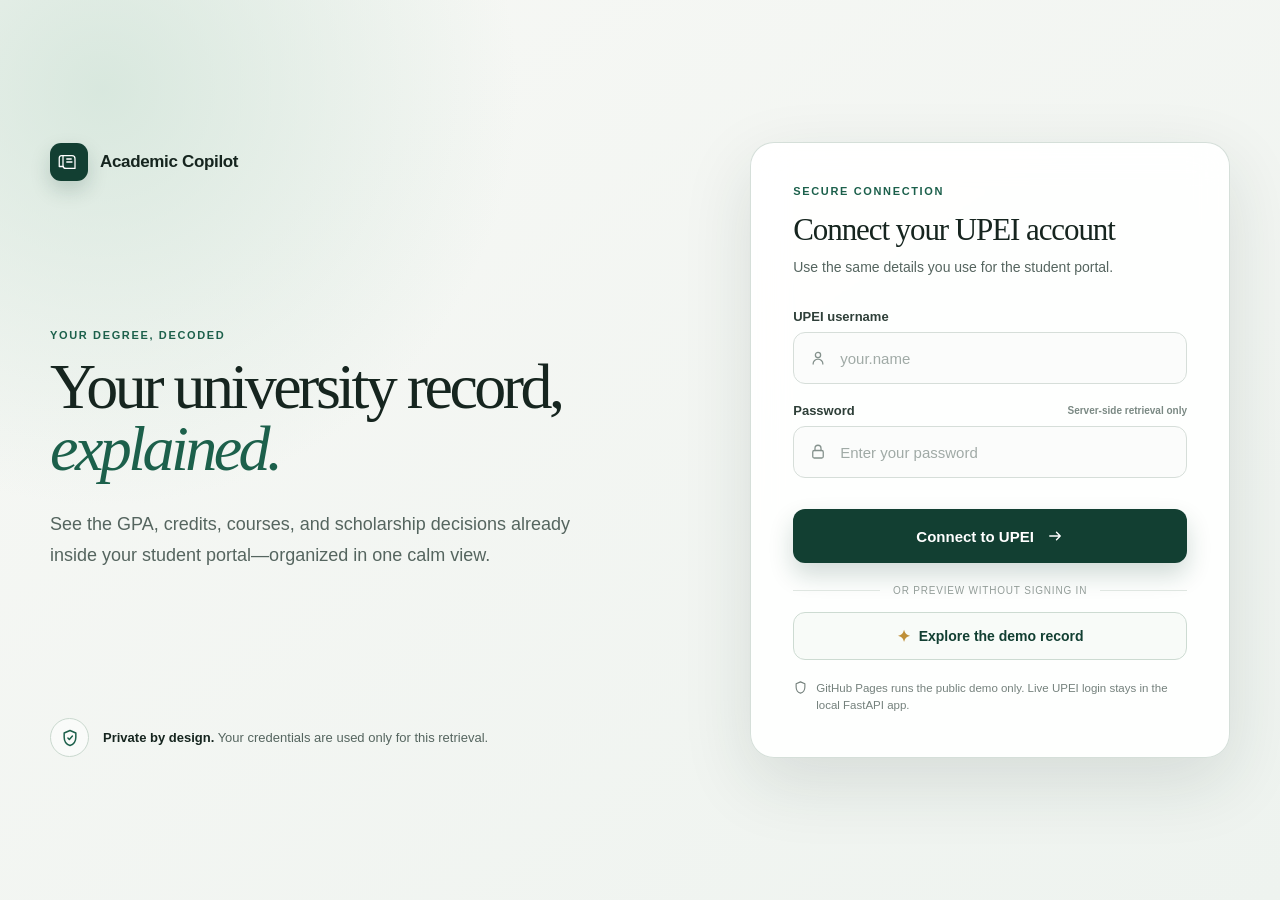
<file: index.html>
<!doctype html>
<html lang="en">
  <head>
    <meta charset="UTF-8" />
    <meta name="viewport" content="width=device-width, initial-scale=1.0" />
    <meta name="theme-color" content="#f4f6f3" />
    <link rel="icon" href="data:image/svg+xml,%3Csvg xmlns='http://www.w3.org/2000/svg' viewBox='0 0 32 32'%3E%3Crect width='32' height='32' rx='8' fill='%23123f32'/%3E%3Cpath d='M8 8h12a4 4 0 0 1 4 4v12H12a4 4 0 0 1-4-4z' fill='none' stroke='white' stroke-width='2'/%3E%3C/svg%3E" />
    <title>Academic Copilot</title>
    <link rel="stylesheet" href="./frontend/styles.css" />
  </head>
  <body>
    <div class="ambient ambient-one"></div>
    <div class="ambient ambient-two"></div>

    <main>
      <section id="login-view" class="login-shell" aria-labelledby="login-title">
        <div class="login-story">
          <a class="brand brand-large" href="#" aria-label="Academic Copilot home">
            <span class="brand-mark" aria-hidden="true">
              <svg viewBox="0 0 32 32" role="img"><path d="M8 7.5h12a4 4 0 0 1 4 4v13H12a4 4 0 0 1-4-4v-13Z"/><path d="M8 7.5H6a3 3 0 0 0-3 3V22h5M13 12h6M13 16h7"/></svg>
            </span>
            <span>Academic Copilot</span>
          </a>
          <div class="story-copy">
            <span class="eyebrow">Your degree, decoded</span>
            <h1 id="login-title">Your university record, <em>explained.</em></h1>
            <p>See the GPA, credits, courses, and scholarship decisions already inside your student portal—organized in one calm view.</p>
          </div>
          <div class="trust-row">
            <span class="trust-icon" aria-hidden="true">
              <svg viewBox="0 0 24 24"><path d="M12 3 5 6v5c0 4.6 2.9 8.7 7 10 4.1-1.3 7-5.4 7-10V6l-7-3Z"/><path d="m9.5 12 1.7 1.7 3.7-4"/></svg>
            </span>
            <span><strong>Private by design.</strong> Your credentials are used only for this retrieval.</span>
          </div>
        </div>

        <div class="login-card-wrap">
          <div id="login-card" class="login-card">
            <div class="card-heading">
              <span class="step-label">Secure connection</span>
              <h2>Connect your UPEI account</h2>
              <p>Use the same details you use for the student portal.</p>
            </div>

            <form id="connect-form" method="post" novalidate>
              <label for="username">UPEI username</label>
              <div class="field-wrap">
                <svg viewBox="0 0 24 24" aria-hidden="true"><circle cx="12" cy="8" r="3.5"/><path d="M5.5 20a6.5 6.5 0 0 1 13 0"/></svg>
                <input id="username" name="username" type="text" autocomplete="username" placeholder="your.name" required />
              </div>

              <div class="label-row">
                <label for="password">Password</label>
                <span>Server-side retrieval only</span>
              </div>
              <div class="field-wrap">
                <svg viewBox="0 0 24 24" aria-hidden="true"><rect x="5" y="10" width="14" height="10" rx="2"/><path d="M8 10V7a4 4 0 0 1 8 0v3"/></svg>
                <input id="password" name="password" type="password" autocomplete="current-password" placeholder="Enter your password" required />
              </div>

              <p id="form-error" class="form-error" role="alert" aria-live="polite"></p>
              <button class="primary-button" type="submit">
                <span>Connect to UPEI</span>
                <svg viewBox="0 0 24 24" aria-hidden="true"><path d="M5 12h14M14 7l5 5-5 5"/></svg>
              </button>
            </form>

            <div class="or-divider"><span>or preview without signing in</span></div>
            <button id="demo-button" class="demo-button" type="button">
              <span class="demo-spark" aria-hidden="true">✦</span>
              Explore the demo record
            </button>

            <p class="privacy-note">
              <svg viewBox="0 0 24 24" aria-hidden="true"><path d="M12 3 5 6v5c0 4.6 2.9 8.7 7 10 4.1-1.3 7-5.4 7-10V6l-7-3Z"/></svg>
              GitHub Pages runs the public demo only. Live UPEI login stays in the local FastAPI app.
            </p>
          </div>

          <div id="loading-card" class="loading-card" hidden aria-live="polite">
            <div class="loader-orbit"><span></span></div>
            <span class="step-label">Retrieving your record</span>
            <h2 id="loading-title">Connecting to UPEI…</h2>
            <p>This usually takes less than a minute. Keep this window open.</p>
            <ol class="progress-list">
              <li data-step="0"><span class="status-dot"></span><span>Secure connection started</span></li>
              <li data-step="1"><span class="status-dot"></span><span>Academic profile loaded</span></li>
              <li data-step="2"><span class="status-dot"></span><span>Grade history loaded</span></li>
              <li data-step="3"><span class="status-dot"></span><span>Scholarship calculations complete</span></li>
            </ol>
          </div>
        </div>
      </section>

      <section id="dashboard-view" class="dashboard" hidden aria-labelledby="dashboard-title">
        <header class="topbar">
          <a class="brand" href="#" aria-label="Academic Copilot home">
            <span class="brand-mark" aria-hidden="true">
              <svg viewBox="0 0 32 32"><path d="M8 7.5h12a4 4 0 0 1 4 4v13H12a4 4 0 0 1-4-4v-13Z"/><path d="M8 7.5H6a3 3 0 0 0-3 3V22h5M13 12h6M13 16h7"/></svg>
            </span>
            <span>Academic Copilot</span>
          </a>
          <div class="topbar-actions">
            <span id="source-badge" class="source-badge">Demo data</span>
            <button id="disconnect-button" class="text-button" type="button">Disconnect</button>
            <div id="avatar" class="avatar">MC</div>
          </div>
        </header>

        <div class="dashboard-content dashboard-layout">
          <div class="dashboard-main">
            <div class="welcome-row">
              <div>
                <span class="eyebrow">Academic overview</span>
                <h1 id="dashboard-title"><span id="greeting-salutation">Good afternoon</span>, <span id="first-name">Maya</span>.</h1>
                <p>Here’s the story your academic record tells today.</p>
              </div>
              <div class="record-meta">
                <span>Student record</span>
                <strong id="masked-id">••••007</strong>
              </div>
            </div>

            <div id="summary-grid" class="summary-grid"></div>

            <section id="scholarship-discovery" class="discovery-section" aria-labelledby="discovery-title">
              <div class="section-heading">
                <div>
                  <span class="eyebrow">Official UPEI opportunities</span>
                  <h2 id="discovery-title">Scholarships for you</h2>
                </div>
                <button id="find-scholarships-button" class="secondary-action" type="button">Find scholarships</button>
              </div>
              <div id="scholarship-filters" class="match-filters" hidden aria-label="Scholarship match filters">
                <button type="button" class="active" data-match-filter="all">All</button>
                <button type="button" data-match-filter="excellent">Excellent</button>
                <button type="button" data-match-filter="strong">Strong</button>
                <button type="button" data-match-filter="potential">Potential</button>
                <button type="button" data-match-filter="unlikely">Unlikely</button>
              </div>
              <div id="scholarship-results" class="scholarship-results">
                <div class="discovery-empty">
                  <span aria-hidden="true">✦</span>
                  <div><strong>Discover awards matched to your record</strong><p>Academic Copilot will search official UPEI sources and flag personal details it still needs.</p></div>
                </div>
              </div>
              <article id="scholarship-detail" class="scholarship-detail" hidden></article>
              <section id="application-view" class="application-view" hidden aria-labelledby="application-title"></section>
            </section>

            <div class="section-heading scholarship-heading">
              <div>
                <span class="eyebrow">Recognition</span>
                <h2>Scholarship history</h2>
              </div>
              <div id="scholarship-total" class="eligibility-pill"></div>
            </div>
            <div id="scholarship-grid" class="scholarship-grid"></div>

            <div class="section-heading courses-heading">
              <div>
                <span class="eyebrow">Full record</span>
                <h2>Academic years &amp; courses</h2>
              </div>
              <span class="section-hint">Select a year to see every course</span>
            </div>
            <div class="performance-legend" aria-label="Course performance color legend">
              <span class="performance-legend-title">Performance</span>
              <span><i class="legend-swatch excellent"></i>Blue 90+</span>
              <span><i class="legend-swatch strong"></i>Green 80–89</span>
              <span><i class="legend-swatch good"></i>Gold 70–79</span>
              <span><i class="legend-swatch needs-improvement"></i>Orange 60–69</span>
              <span><i class="legend-swatch low"></i>Red &lt;60</span>
              <span><i class="legend-swatch neutral"></i>Gray non-graded</span>
            </div>
            <div id="academic-years" class="academic-years"></div>

            <footer>
              <span>Academic Copilot</span>
              <p>Calculations and match assessments are guidance, not official university decisions.</p>
            </footer>
          </div>

          <aside class="copilot-panel" aria-labelledby="chat-title">
            <div class="copilot-header">
              <div>
                <span class="eyebrow">Academic assistant</span>
                <h2 id="chat-title">Academic Copilot</h2>
              </div>
              <span class="copilot-live" aria-label="Copilot ready"></span>
            </div>
            <div class="copilot-modes" role="tablist" aria-label="Copilot mode">
              <button type="button" class="active" data-chat-mode="scholarship" role="tab" aria-selected="true">Scholarships</button>
              <button type="button" data-chat-mode="academic" role="tab" aria-selected="false">Academic Q&amp;A</button>
            </div>
            <div id="copilot-context" class="copilot-context">Dashboard overview</div>
            <div id="chat-messages" class="chat-messages" aria-live="polite">
              <div id="chat-empty" class="chat-empty">
                <span class="chat-spark" aria-hidden="true">✦</span>
                <p>Ask about your record or find official UPEI scholarships.</p>
              </div>
            </div>
            <div id="chat-status" class="chat-status" role="status" hidden>
              <span class="status-pulse" aria-hidden="true"></span>
              <span id="chat-status-text">Consulting your academic record…</span>
            </div>
            <div id="chat-suggestions" class="chat-suggestions" aria-label="Suggested questions"></div>
            <form id="chat-form" class="chat-composer">
              <button id="microphone-button" class="microphone-button" type="button" aria-label="Dictate message" hidden>
                <svg viewBox="0 0 24 24" aria-hidden="true"><rect x="9" y="3" width="6" height="11" rx="3"/><path d="M6 11a6 6 0 0 0 12 0M12 17v4M9 21h6"/></svg>
              </button>
              <label class="sr-only" for="chat-input">Ask Academic Copilot</label>
              <input id="chat-input" type="text" maxlength="2000" autocomplete="off" placeholder="Ask Academic Copilot…" required />
              <button id="chat-send" type="submit" aria-label="Send question">
                <svg viewBox="0 0 24 24" aria-hidden="true"><path d="M5 12h14M14 7l5 5-5 5"/></svg>
              </button>
            </form>
            <p class="chat-note">Review personal answers and drafts before using them. Submission always requires explicit approval.</p>
          </aside>
        </div>
      </section>
    </main>

    <script src="./frontend/chat_format.js" defer></script>
    <script src="./frontend/greeting.js" defer></script>
    <script src="./frontend/pages_shim.js" defer></script>
    <script src="./frontend/app.js" defer></script>
  </body>
</html>
</file>
<file: frontend/styles.css>
:root {
  color-scheme: light;
  --ink: #16251f;
  --ink-soft: #55655f;
  --forest: #123f32;
  --forest-light: #1c604b;
  --sage: #dce9df;
  --cream: #f4f6f3;
  --paper: #ffffff;
  --line: #dfe6e1;
  --gold: #bf8f37;
  --gold-soft: #f8eed8;
  --shadow: 0 24px 70px rgba(27, 52, 42, 0.12);
  --shadow-soft: 0 12px 32px rgba(27, 52, 42, 0.07);
}

* {
  box-sizing: border-box;
}

html {
  min-height: 100%;
  background: var(--cream);
}

body {
  min-height: 100vh;
  margin: 0;
  color: var(--ink);
  background:
    radial-gradient(circle at 8% 10%, rgba(211, 229, 218, 0.85), transparent 26rem),
    linear-gradient(145deg, #f7f8f5 0%, #eef3ef 100%);
  font-family: Inter, ui-sans-serif, -apple-system, BlinkMacSystemFont, "Segoe UI", sans-serif;
  -webkit-font-smoothing: antialiased;
}

button,
input,
select {
  font: inherit;
}

button,
a,
summary,
select {
  -webkit-tap-highlight-color: transparent;
}

[hidden] {
  display: none !important;
}

.sr-only {
  position: absolute;
  width: 1px;
  height: 1px;
  padding: 0;
  overflow: hidden;
  clip: rect(0, 0, 0, 0);
  white-space: nowrap;
  border: 0;
}

.ambient {
  position: fixed;
  z-index: -1;
  border-radius: 999px;
  filter: blur(1px);
  pointer-events: none;
}

.ambient-one {
  width: 22rem;
  height: 22rem;
  right: -7rem;
  top: -8rem;
  border: 1px solid rgba(18, 63, 50, 0.1);
  box-shadow: 0 0 0 4rem rgba(255, 255, 255, 0.18), 0 0 0 8rem rgba(255, 255, 255, 0.1);
}

.ambient-two {
  width: 11rem;
  height: 11rem;
  left: -5rem;
  bottom: -3rem;
  background: rgba(232, 218, 182, 0.2);
}

.login-shell {
  width: min(1180px, calc(100% - 48px));
  min-height: 100vh;
  margin: 0 auto;
  padding: 44px 0;
  display: grid;
  grid-template-columns: minmax(0, 1fr) minmax(420px, 0.82fr);
  gap: clamp(64px, 9vw, 140px);
  align-items: center;
}

.login-story {
  min-height: 650px;
  display: flex;
  flex-direction: column;
  justify-content: space-between;
  padding: 18px 0;
}

.brand {
  display: inline-flex;
  width: fit-content;
  align-items: center;
  gap: 12px;
  color: var(--ink);
  font-weight: 760;
  letter-spacing: -0.02em;
  text-decoration: none;
}

.brand-large {
  font-size: 17px;
}

.brand-mark {
  width: 38px;
  height: 38px;
  display: grid;
  place-items: center;
  border-radius: 11px;
  color: white;
  background: var(--forest);
  box-shadow: 0 9px 20px rgba(18, 63, 50, 0.18);
}

.brand-mark svg {
  width: 24px;
  fill: none;
  stroke: currentColor;
  stroke-width: 1.7;
  stroke-linecap: round;
  stroke-linejoin: round;
}

.story-copy {
  max-width: 610px;
}

.eyebrow,
.step-label {
  display: block;
  margin-bottom: 15px;
  color: var(--forest-light);
  font-size: 11px;
  font-weight: 800;
  letter-spacing: 0.15em;
  text-transform: uppercase;
}

.story-copy h1 {
  max-width: 610px;
  margin: 0;
  font-family: Georgia, "Times New Roman", serif;
  font-size: clamp(52px, 5vw, 72px);
  font-weight: 500;
  letter-spacing: -0.055em;
  line-height: 0.98;
}

.story-copy h1 em {
  color: var(--forest-light);
  font-weight: 500;
}

.story-copy p {
  max-width: 540px;
  margin: 28px 0 0;
  color: var(--ink-soft);
  font-size: 18px;
  line-height: 1.7;
}

.trust-row {
  display: flex;
  max-width: 500px;
  align-items: center;
  gap: 14px;
  color: var(--ink-soft);
  font-size: 13px;
  line-height: 1.5;
}

.trust-row strong {
  color: var(--ink);
}

.trust-icon {
  width: 39px;
  height: 39px;
  flex: 0 0 auto;
  display: grid;
  place-items: center;
  border: 1px solid #cad9cf;
  border-radius: 50%;
  color: var(--forest-light);
  background: rgba(255, 255, 255, 0.55);
}

.trust-icon svg,
.privacy-note svg {
  width: 20px;
  fill: none;
  stroke: currentColor;
  stroke-width: 1.8;
  stroke-linecap: round;
  stroke-linejoin: round;
}

.login-card-wrap {
  position: relative;
}

.login-card,
.loading-card {
  width: 100%;
  padding: 42px;
  border: 1px solid rgba(209, 220, 213, 0.9);
  border-radius: 24px;
  background: rgba(255, 255, 255, 0.93);
  box-shadow: var(--shadow);
  backdrop-filter: blur(18px);
}

.card-heading {
  margin-bottom: 30px;
}

.card-heading h2,
.loading-card h2 {
  margin: 0;
  font-family: Georgia, "Times New Roman", serif;
  font-size: 31px;
  font-weight: 500;
  letter-spacing: -0.035em;
}

.card-heading p,
.loading-card > p {
  margin: 9px 0 0;
  color: var(--ink-soft);
  font-size: 14px;
  line-height: 1.55;
}

label,
.label-row {
  display: block;
  margin: 19px 0 8px;
  color: #2e3f38;
  font-size: 13px;
  font-weight: 750;
}

.label-row {
  display: flex;
  align-items: center;
  justify-content: space-between;
}

.label-row label {
  margin: 0;
}

.label-row span {
  color: #7a8983;
  font-size: 10px;
  font-weight: 600;
}

.field-wrap {
  height: 52px;
  display: flex;
  align-items: center;
  gap: 11px;
  padding: 0 15px;
  border: 1px solid #d6ded9;
  border-radius: 12px;
  background: #fbfcfb;
  transition: border-color 160ms ease, box-shadow 160ms ease, background 160ms ease;
}

.field-wrap:focus-within {
  border-color: #568675;
  background: white;
  box-shadow: 0 0 0 4px rgba(50, 111, 88, 0.1);
}

.field-wrap svg {
  width: 18px;
  flex: 0 0 auto;
  fill: none;
  stroke: #84918c;
  stroke-width: 1.7;
  stroke-linecap: round;
  stroke-linejoin: round;
}

.field-wrap input {
  width: 100%;
  height: 100%;
  border: 0;
  outline: 0;
  color: var(--ink);
  background: transparent;
  font-size: 15px;
}

.field-wrap input::placeholder {
  color: #a0aaa6;
}

.form-error {
  min-height: 18px;
  margin: 10px 0 0;
  color: #9f342c;
  font-size: 12px;
  line-height: 1.45;
}

.primary-button,
.demo-button,
.text-button {
  border: 0;
  cursor: pointer;
}

.primary-button {
  width: 100%;
  height: 54px;
  margin-top: 3px;
  padding: 0 19px;
  display: flex;
  align-items: center;
  justify-content: center;
  gap: 12px;
  border-radius: 12px;
  color: white;
  background: var(--forest);
  box-shadow: 0 12px 25px rgba(18, 63, 50, 0.19);
  font-size: 15px;
  font-weight: 750;
  transition: transform 160ms ease, background 160ms ease, box-shadow 160ms ease;
}

.primary-button:hover {
  transform: translateY(-1px);
  background: #174d3e;
  box-shadow: 0 15px 27px rgba(18, 63, 50, 0.23);
}

.primary-button:active {
  transform: translateY(0);
}

.primary-button svg {
  width: 18px;
  fill: none;
  stroke: currentColor;
  stroke-width: 1.8;
  stroke-linecap: round;
  stroke-linejoin: round;
}

.or-divider {
  display: flex;
  align-items: center;
  gap: 13px;
  margin: 22px 0 16px;
  color: #929d98;
  font-size: 10px;
  text-transform: uppercase;
  letter-spacing: 0.08em;
}

.or-divider::before,
.or-divider::after {
  content: "";
  height: 1px;
  flex: 1;
  background: var(--line);
}

.demo-button {
  width: 100%;
  height: 48px;
  display: flex;
  align-items: center;
  justify-content: center;
  gap: 9px;
  border: 1px solid #cddbd2;
  border-radius: 12px;
  color: var(--forest);
  background: #f8fbf8;
  font-size: 14px;
  font-weight: 750;
  transition: background 160ms ease, border-color 160ms ease;
}

.demo-button:hover {
  border-color: #a8c0b1;
  background: #f0f7f2;
}

.demo-spark {
  color: var(--gold);
  font-size: 16px;
}

.privacy-note {
  margin: 20px 0 0;
  display: flex;
  align-items: flex-start;
  gap: 8px;
  color: #74817c;
  font-size: 11.5px;
  line-height: 1.5;
}

.privacy-note svg {
  width: 15px;
  flex: 0 0 auto;
}

.loading-card {
  min-height: 560px;
  display: flex;
  flex-direction: column;
  justify-content: center;
}

.loader-orbit {
  position: relative;
  width: 64px;
  height: 64px;
  margin-bottom: 30px;
  border: 1px solid #cbdcd1;
  border-radius: 50%;
}

.loader-orbit::before {
  content: "";
  position: absolute;
  inset: 13px;
  border-radius: 50%;
  background: var(--sage);
}

.loader-orbit span {
  position: absolute;
  top: -4px;
  left: calc(50% - 4px);
  width: 8px;
  height: 8px;
  border-radius: 50%;
  background: var(--forest-light);
  transform-origin: 4px 36px;
  animation: orbit 1.6s linear infinite;
}

@keyframes orbit {
  to { transform: rotate(360deg); }
}

.progress-list {
  margin: 34px 0 0;
  padding: 0;
  display: grid;
  gap: 10px;
  list-style: none;
}

.progress-list li {
  min-height: 43px;
  display: flex;
  align-items: center;
  gap: 12px;
  color: #89948f;
  font-size: 13px;
  transition: color 180ms ease;
}

.status-dot {
  width: 22px;
  height: 22px;
  display: grid;
  place-items: center;
  border: 1px solid #d5dfd9;
  border-radius: 50%;
  background: #f8faf9;
}

.progress-list li.active {
  color: var(--ink);
  font-weight: 700;
}

.progress-list li.active .status-dot {
  border-color: #7fa28f;
  box-shadow: inset 0 0 0 5px white;
  background: var(--forest-light);
}

.progress-list li.complete {
  color: #4c6359;
}

.progress-list li.complete .status-dot {
  border-color: var(--forest-light);
  color: white;
  background: var(--forest-light);
}

.progress-list li.complete .status-dot::after {
  content: "✓";
  font-size: 12px;
  font-weight: 800;
}

.dashboard {
  min-height: 100vh;
}

.topbar {
  position: sticky;
  z-index: 10;
  top: 0;
  height: 74px;
  padding: 0 max(32px, calc((100vw - 1180px) / 2));
  display: flex;
  align-items: center;
  justify-content: space-between;
  border-bottom: 1px solid rgba(216, 225, 219, 0.85);
  background: rgba(248, 249, 247, 0.88);
  backdrop-filter: blur(16px);
}

.topbar-actions {
  display: flex;
  align-items: center;
  gap: 16px;
}

.source-badge,
.eligibility-pill {
  padding: 7px 10px;
  border: 1px solid #d3dfd7;
  border-radius: 999px;
  color: #50645b;
  background: rgba(255, 255, 255, 0.7);
  font-size: 11px;
  font-weight: 750;
  letter-spacing: 0.04em;
  text-transform: uppercase;
}

.text-button {
  padding: 7px 3px;
  color: var(--ink-soft);
  background: transparent;
  font-size: 13px;
  font-weight: 700;
}

.text-button:hover {
  color: var(--ink);
}

.avatar {
  width: 38px;
  height: 38px;
  display: grid;
  place-items: center;
  border-radius: 50%;
  color: white;
  background: var(--forest);
  font-family: Georgia, "Times New Roman", serif;
  font-size: 14px;
}

.dashboard-content {
  width: min(1180px, calc(100% - 64px));
  margin: 0 auto;
  padding: 58px 0 38px;
}

.welcome-row {
  display: flex;
  align-items: flex-end;
  justify-content: space-between;
  gap: 30px;
}

.welcome-row h1 {
  margin: 0;
  font-family: Georgia, "Times New Roman", serif;
  font-size: clamp(38px, 4vw, 52px);
  font-weight: 500;
  letter-spacing: -0.045em;
}

.welcome-row p {
  margin: 10px 0 0;
  color: var(--ink-soft);
  font-size: 16px;
}

.record-meta {
  padding: 12px 0;
  display: grid;
  justify-items: end;
  gap: 3px;
  color: #82908a;
  font-size: 11px;
  letter-spacing: 0.06em;
  text-transform: uppercase;
}

.record-meta strong {
  color: var(--ink);
  font-size: 14px;
  letter-spacing: 0.05em;
}

.summary-grid {
  margin-top: 36px;
  display: grid;
  grid-template-columns: repeat(5, minmax(0, 1fr));
  gap: 15px;
}

.summary-card {
  position: relative;
  min-height: 175px;
  padding: 24px;
  overflow: hidden;
  border: 1px solid var(--line);
  border-radius: 18px;
  background: rgba(255, 255, 255, 0.84);
  box-shadow: var(--shadow-soft);
}

.summary-card.featured {
  color: white;
  border-color: var(--forest);
  background: var(--forest);
}

.summary-card.featured::after {
  content: "";
  position: absolute;
  width: 120px;
  height: 120px;
  right: -48px;
  top: -52px;
  border: 1px solid rgba(255, 255, 255, 0.13);
  border-radius: 50%;
  box-shadow: 0 0 0 25px rgba(255, 255, 255, 0.035);
}

.summary-label {
  display: flex;
  align-items: center;
  justify-content: space-between;
  color: #71817a;
  font-size: 11px;
  font-weight: 800;
  letter-spacing: 0.12em;
  text-transform: uppercase;
}

.featured .summary-label {
  color: rgba(255, 255, 255, 0.68);
}

.summary-icon {
  width: 28px;
  height: 28px;
  display: grid;
  place-items: center;
  border-radius: 9px;
  color: var(--forest-light);
  background: #edf4ef;
  font-size: 13px;
  letter-spacing: 0;
}

.featured .summary-icon {
  color: white;
  background: rgba(255, 255, 255, 0.13);
}

.summary-value {
  margin-top: 25px;
  font-family: Georgia, "Times New Roman", serif;
  font-size: 43px;
  line-height: 1;
  letter-spacing: -0.035em;
}

.summary-value.program-value {
  max-width: 220px;
  font-family: inherit;
  font-size: 21px;
  font-weight: 720;
  line-height: 1.25;
  letter-spacing: -0.025em;
}

.summary-value.year-value {
  font-family: inherit;
  font-size: 28px;
  font-weight: 760;
  line-height: 1.15;
  letter-spacing: -0.025em;
}

.summary-caption {
  margin-top: 9px;
  color: #86928d;
  font-size: 13px;
  line-height: 1.4;
}

.featured .summary-caption {
  color: rgba(255, 255, 255, 0.57);
}

.chat-section {
  margin-top: 66px;
}

.chat-heading {
  display: flex;
  align-items: flex-end;
  justify-content: space-between;
  gap: 24px;
}

.chat-heading .eyebrow {
  margin-bottom: 8px;
}

.chat-heading h2 {
  margin: 0;
  font-family: Georgia, "Times New Roman", serif;
  font-size: 33px;
  font-weight: 500;
  letter-spacing: -0.035em;
}

.chat-grounding {
  color: #7c8983;
  font-size: 12px;
}

.chat-panel {
  margin-top: 22px;
  padding: 24px;
  border: 1px solid #d9e3dc;
  border-radius: 18px;
  background: rgba(255, 255, 255, 0.86);
  box-shadow: var(--shadow-soft);
}

.chat-messages {
  max-height: 420px;
  overflow-y: auto;
  display: grid;
  gap: 18px;
  scroll-behavior: smooth;
}

.chat-empty {
  min-height: 86px;
  display: flex;
  align-items: center;
  justify-content: center;
  gap: 11px;
  color: #73827b;
  font-size: 14px;
  text-align: center;
}

.chat-empty p {
  margin: 0;
}

.chat-spark {
  color: var(--gold);
  font-size: 17px;
}

.chat-message {
  max-width: min(78%, 760px);
  display: grid;
  gap: 6px;
}

.chat-message.user {
  justify-self: end;
  justify-items: end;
}

.chat-message-label {
  color: #7c8b84;
  font-size: 10px;
  font-weight: 800;
  letter-spacing: 0.09em;
  text-transform: uppercase;
}

.chat-bubble {
  min-width: 0;
  max-width: 100%;
  padding: 12px 15px;
  border: 1px solid #dfe7e2;
  border-radius: 5px 15px 15px 15px;
  color: #33463d;
  background: #f7faf8;
  font-size: 15px;
  line-height: 1.58;
  overflow-wrap: break-word;
  white-space: pre-wrap;
}

.chat-message.assistant .chat-bubble {
  white-space: normal;
}

.chat-markdown-heading {
  margin: 0.3em 0 0.15em;
  font-weight: 800;
}

.chat-markdown-heading:first-child {
  margin-top: 0;
}

.chat-markdown-spacer {
  height: 0.65em;
}

.chat-markdown-list {
  margin: 0.3em 0;
  padding-left: 1.25em;
}

.chat-markdown-list li + li {
  margin-top: 0.18em;
}

.chat-message.user .chat-bubble {
  border-color: var(--forest);
  border-radius: 15px 5px 15px 15px;
  color: white;
  background: var(--forest);
}

.chat-message.error .chat-bubble {
  border-color: #ecd2cf;
  color: #8e342d;
  background: #fff8f7;
}

.chat-status {
  min-height: 34px;
  margin-top: 12px;
  display: flex;
  align-items: center;
  gap: 9px;
  color: #64756d;
  font-size: 12px;
}

.status-pulse {
  width: 7px;
  height: 7px;
  border-radius: 50%;
  background: var(--forest-light);
  box-shadow: 0 0 0 0 rgba(28, 96, 75, 0.3);
  animation: status-pulse 1.5s ease-out infinite;
}

@keyframes status-pulse {
  70% { box-shadow: 0 0 0 7px rgba(28, 96, 75, 0); }
  100% { box-shadow: 0 0 0 0 rgba(28, 96, 75, 0); }
}

.chat-suggestions {
  margin-top: 17px;
  display: flex;
  flex-wrap: wrap;
  gap: 8px;
}

.suggestion-chip {
  min-height: 34px;
  padding: 7px 12px;
  border: 1px solid #cedbd3;
  border-radius: 999px;
  color: #345347;
  background: #f6faf7;
  cursor: pointer;
  font-size: 13px;
  font-weight: 700;
  transition: border-color 160ms ease, background 160ms ease, transform 160ms ease;
}

.suggestion-chip:hover:not(:disabled) {
  border-color: #9bb8a7;
  background: #edf5f0;
  transform: translateY(-1px);
}

.suggestion-chip:disabled {
  cursor: default;
  opacity: 0.55;
}

.chat-composer {
  min-height: 54px;
  margin-top: 15px;
  padding: 5px 6px 5px 17px;
  display: flex;
  align-items: center;
  gap: 10px;
  border: 1px solid #ccd9d1;
  border-radius: 14px;
  background: #fbfcfb;
  transition: border-color 160ms ease, box-shadow 160ms ease;
}

.chat-composer:focus-within {
  border-color: #568675;
  box-shadow: 0 0 0 4px rgba(50, 111, 88, 0.1);
}

.chat-composer input {
  min-width: 0;
  height: 42px;
  flex: 1;
  border: 0;
  outline: 0;
  color: var(--ink);
  background: transparent;
  font-size: 15px;
}

.chat-composer input::placeholder {
  color: #929e99;
}

.chat-composer button {
  width: 42px;
  height: 42px;
  flex: 0 0 auto;
  display: grid;
  place-items: center;
  border: 0;
  border-radius: 11px;
  color: white;
  background: var(--forest);
  cursor: pointer;
}

.chat-composer button:disabled {
  cursor: wait;
  opacity: 0.55;
}

.chat-composer button svg {
  width: 18px;
  fill: none;
  stroke: currentColor;
  stroke-width: 1.8;
  stroke-linecap: round;
  stroke-linejoin: round;
}

.chat-note {
  margin: 11px 2px 0;
  color: #8a9691;
  font-size: 11px;
  line-height: 1.5;
}

.section-heading {
  display: flex;
  align-items: flex-end;
  justify-content: space-between;
  gap: 24px;
}

.section-heading .eyebrow {
  margin-bottom: 8px;
}

.section-heading h2 {
  margin: 0;
  font-family: Georgia, "Times New Roman", serif;
  font-size: 33px;
  font-weight: 500;
  letter-spacing: -0.035em;
}

.scholarship-heading {
  margin-top: 66px;
}

.eligibility-pill {
  border-color: #e8d5ad;
  color: #8b6426;
  background: var(--gold-soft);
}

.scholarship-grid {
  margin-top: 22px;
  display: grid;
  grid-template-columns: repeat(3, minmax(0, 1fr));
  gap: 15px;
}

.scholarship-card {
  padding: 24px;
  border: 1px solid var(--line);
  border-radius: 16px;
  background: rgba(255, 255, 255, 0.82);
}

.scholarship-card.latest {
  border-color: #c7d9ce;
  box-shadow: var(--shadow-soft);
}

.year-line {
  display: flex;
  align-items: center;
  justify-content: space-between;
  color: #617069;
  font-size: 13px;
  font-weight: 750;
}

.current-tag {
  padding: 4px 7px;
  border-radius: 999px;
  color: var(--forest-light);
  background: var(--sage);
  font-size: 9px;
  font-weight: 850;
  letter-spacing: 0.08em;
  text-transform: uppercase;
}

.scholarship-numbers {
  margin-top: 22px;
  display: flex;
  align-items: flex-end;
  justify-content: space-between;
  gap: 12px;
}

.average-value {
  font-family: Georgia, "Times New Roman", serif;
  font-size: 34px;
  letter-spacing: -0.035em;
}

.average-value span {
  color: #718079;
  font-size: 17px;
}

.award-value {
  color: var(--forest-light);
  font-size: 20px;
  font-weight: 800;
}

.scholarship-status {
  margin-top: 7px;
  color: #8a9691;
  font-size: 12px;
}

.courses-heading {
  margin-top: 66px;
}

.section-hint {
  color: #7c8983;
  font-size: 13px;
}

.academic-years {
  margin-top: 22px;
  display: grid;
  gap: 10px;
}

.academic-year {
  overflow: hidden;
  border: 1px solid var(--line);
  border-radius: 15px;
  background: rgba(255, 255, 255, 0.8);
}

.academic-year summary {
  min-height: 78px;
  padding: 0 22px;
  display: grid;
  grid-template-columns: minmax(150px, 1fr) auto auto 24px;
  align-items: center;
  gap: 30px;
  cursor: pointer;
  list-style: none;
}

.academic-year summary::-webkit-details-marker {
  display: none;
}

.academic-year summary:hover {
  background: rgba(247, 250, 247, 0.9);
}

.academic-year-title strong {
  display: block;
  font-family: Georgia, "Times New Roman", serif;
  font-size: 21px;
  font-weight: 500;
}

.academic-year-title span,
.year-metric span {
  color: #8a9691;
  font-size: 12px;
}

.year-metric {
  min-width: 80px;
  display: grid;
  justify-items: end;
  gap: 4px;
}

.year-metric strong {
  color: #31443b;
  font-size: 15px;
}

.chevron {
  color: #83908a;
  font-size: 18px;
  transition: transform 160ms ease;
}

.academic-year[open] .chevron {
  transform: rotate(180deg);
}

.course-table-wrap {
  overflow-x: auto;
  border-top: 1px solid var(--line);
}

.course-table {
  width: 100%;
  border-collapse: collapse;
}

.course-table th,
.course-table td {
  padding: 13px 22px;
  text-align: left;
  white-space: nowrap;
}

.course-table th {
  color: #819089;
  background: #f8faf8;
  font-size: 11px;
  font-weight: 850;
  letter-spacing: 0.11em;
  text-transform: uppercase;
}

.course-table td {
  border-top: 1px solid #edf1ee;
  color: #586860;
  font-size: 14px;
}

.course-table td:nth-child(2) {
  width: 100%;
  color: var(--ink);
  font-size: 15px;
  overflow-wrap: break-word;
  white-space: normal;
}

.grade-pill {
  min-width: 38px;
  padding: 5px 8px;
  display: inline-block;
  border-radius: 8px;
  color: var(--forest);
  background: #eaf2ed;
  text-align: center;
  font-weight: 800;
}

footer {
  margin-top: 56px;
  padding-top: 22px;
  display: flex;
  align-items: center;
  justify-content: space-between;
  border-top: 1px solid var(--line);
  color: #88958f;
  font-size: 11px;
}

footer span {
  color: #607069;
  font-weight: 800;
}

footer p {
  margin: 0;
}

@media (max-width: 980px) {
  .login-shell {
    grid-template-columns: 1fr;
    gap: 42px;
    padding: 34px 0 60px;
  }

  .login-story {
    min-height: 430px;
  }

  .summary-grid {
    grid-template-columns: repeat(2, minmax(0, 1fr));
  }

  .scholarship-grid {
    grid-template-columns: 1fr;
  }
}

@media (max-width: 640px) {
  .login-shell,
  .dashboard-content {
    width: min(100% - 30px, 520px);
  }

  .login-shell {
    padding-top: 22px;
  }

  .login-story {
    min-height: auto;
    gap: 56px;
  }

  .story-copy h1 {
    font-size: 45px;
  }

  .trust-row {
    display: none;
  }

  .login-card,
  .loading-card {
    padding: 28px 22px;
    border-radius: 19px;
  }

  .topbar {
    height: 66px;
    padding: 0 15px;
  }

  .topbar .brand > span:last-child,
  .source-badge {
    display: none;
  }

  .dashboard-content {
    padding-top: 38px;
  }

  .welcome-row {
    align-items: flex-start;
  }

  .record-meta {
    display: none;
  }

  .summary-grid {
    grid-template-columns: 1fr;
  }

  .summary-card {
    min-height: 150px;
  }

  .section-hint {
    display: none;
  }

  .chat-grounding {
    display: none;
  }

  .chat-panel {
    padding: 18px 15px;
  }

  .chat-message {
    max-width: 92%;
  }

  .chat-suggestions {
    display: grid;
  }

  .suggestion-chip {
    width: 100%;
    text-align: left;
  }

  .academic-year summary {
    padding: 14px 17px;
    grid-template-columns: 1fr 24px;
    gap: 14px;
  }

  .year-metric {
    display: none;
  }

  footer {
    display: grid;
    gap: 8px;
  }
}

@media (prefers-reduced-motion: reduce) {
  *,
  *::before,
  *::after {
    scroll-behavior: auto !important;
    animation-duration: 0.01ms !important;
    animation-iteration-count: 1 !important;
    transition-duration: 0.01ms !important;
  }
}

/* Scholarship workflow and persistent copilot */
.dashboard-content {
  width: min(1540px, calc(100% - 64px));
}

.dashboard-layout {
  display: grid;
  grid-template-columns: minmax(0, 1fr) minmax(360px, 410px);
  gap: 24px;
  align-items: start;
}

.dashboard-main {
  min-width: 0;
}

.dashboard-layout > *,
.summary-grid > *,
.scholarship-grid > *,
.scholarship-results > *,
.welcome-row > *,
.section-heading > *,
.match-card-top > *,
.match-card-footer > *,
.detail-heading > *,
.detail-meta > *,
.detail-actions > *,
.application-actions > * {
  min-width: 0;
}

.copilot-panel {
  position: sticky;
  top: 90px;
  height: calc(100vh - 112px);
  min-height: 560px;
  padding: 22px;
  display: flex;
  flex-direction: column;
  overflow: hidden;
  border: 1px solid #d5e0d9;
  border-radius: 20px;
  background: rgba(255, 255, 255, 0.94);
  box-shadow: var(--shadow-soft);
  backdrop-filter: blur(16px);
}

.copilot-header,
.application-heading,
.detail-heading,
.match-card-top,
.match-card-footer,
.detail-meta,
.detail-actions,
.application-actions {
  display: flex;
  align-items: center;
  justify-content: space-between;
  gap: 16px;
}

.copilot-header .eyebrow,
.application-heading .eyebrow,
.application-preview .eyebrow {
  margin-bottom: 6px;
}

.copilot-header h2 {
  margin: 0;
  font-family: Georgia, "Times New Roman", serif;
  font-size: 27px;
  font-weight: 500;
}

.copilot-live {
  width: 9px;
  height: 9px;
  border-radius: 50%;
  background: #2f8a69;
  box-shadow: 0 0 0 5px rgba(47, 138, 105, 0.12);
}

.copilot-context {
  margin: 16px 0 6px;
  padding: 8px 10px;
  overflow: hidden;
  border-radius: 9px;
  color: #52655c;
  background: #eef4f0;
  font-size: 12px;
  font-weight: 750;
  text-overflow: ellipsis;
  white-space: nowrap;
}

.copilot-modes {
  display: flex;
  flex-wrap: wrap;
  gap: 6px;
  margin: 12px 0 8px;
}

.copilot-modes button {
  padding: 6px 9px;
  border: 1px solid #d4dfd8;
  border-radius: 999px;
  color: #65766e;
  background: white;
  cursor: pointer;
  font-size: 11px;
  font-weight: 750;
}

.copilot-modes button.active {
  border-color: var(--forest);
  color: white;
  background: var(--forest);
}

.copilot-panel .chat-messages {
  min-height: 0;
  max-height: none;
  flex: 1;
  padding: 12px 4px;
  overflow-y: auto;
  align-content: start;
  scrollbar-width: thin;
}

.copilot-panel .chat-message {
  max-width: 92%;
}

.chat-sources {
  display: grid;
  justify-items: start;
  gap: 4px;
}

.chat-message.user .chat-sources {
  justify-items: end;
}

.chat-sources a {
  color: var(--forest-light);
  font-size: 11px;
  font-weight: 700;
  overflow-wrap: anywhere;
  text-decoration: none;
}

.copilot-panel .chat-suggestions {
  max-height: 86px;
  overflow-y: auto;
}

.copilot-panel .chat-composer,
.copilot-panel .chat-note {
  flex-shrink: 0;
}

.microphone-button {
  width: 36px !important;
  height: 36px !important;
  color: var(--forest) !important;
  background: #e9f1ec !important;
}

.microphone-button.listening {
  color: white !important;
  background: #ad3e34 !important;
  animation: mic-pulse 1.2s ease-in-out infinite;
}

@keyframes mic-pulse {
  50% { box-shadow: 0 0 0 6px rgba(173, 62, 52, 0.12); }
}

.secondary-action,
.primary-inline,
.approve-submit,
.save-field-button,
.link-action {
  min-height: 40px;
  padding: 9px 14px;
  border: 1px solid #c8d8ce;
  border-radius: 10px;
  color: var(--forest);
  background: #f7faf8;
  cursor: pointer;
  font-size: 13px;
  font-weight: 780;
}

.primary-inline,
.approve-submit {
  border-color: var(--forest);
  color: white;
  background: var(--forest);
}

.secondary-action:disabled,
.primary-inline:disabled,
.approve-submit:disabled,
.save-field-button:disabled {
  cursor: default;
  opacity: 0.5;
}

.link-action {
  min-height: 32px;
  padding: 5px 11px;
  border-radius: 999px;
}

a.secondary-action,
a.primary-inline,
a.link-action {
  display: inline-flex;
  align-items: center;
  justify-content: center;
  text-decoration: none;
}

.discovery-section {
  margin-top: 66px;
  padding: 28px;
  border: 1px solid #d8e2dc;
  border-radius: 20px;
  background: rgba(255, 255, 255, 0.72);
  box-shadow: var(--shadow-soft);
}

.match-filters {
  margin-top: 20px;
  display: flex;
  flex-wrap: wrap;
  gap: 7px;
}

.match-filters button {
  padding: 7px 11px;
  border: 1px solid #d4dfd8;
  border-radius: 999px;
  color: #65766e;
  background: white;
  cursor: pointer;
  font-size: 12px;
  font-weight: 750;
}

.match-filters button.active {
  border-color: var(--forest);
  color: white;
  background: var(--forest);
}

.scholarship-results {
  margin-top: 18px;
  display: grid;
  grid-template-columns: repeat(2, minmax(0, 1fr));
  gap: 12px;
}

.discovery-warning {
  grid-column: 1 / -1;
  margin: 0;
  padding: 10px 12px;
  border-radius: 9px;
  color: #7c5b22;
  background: var(--gold-soft);
  font-size: 12px;
  line-height: 1.5;
}

.discovery-empty {
  min-height: 110px;
  grid-column: 1 / -1;
  padding: 20px;
  display: flex;
  align-items: center;
  justify-content: center;
  gap: 14px;
  border: 1px dashed #cbd9d0;
  border-radius: 14px;
  color: #6c7d75;
  text-align: left;
}

.discovery-empty > span:first-child {
  color: var(--gold);
  font-size: 20px;
}

.discovery-empty p {
  margin: 5px 0 0;
  font-size: 13px;
  line-height: 1.5;
}

.discovery-empty.error {
  color: #87372f;
  border-color: #e6c7c4;
}

.match-card {
  min-width: 0;
  padding: 19px;
  border: 1px solid var(--line);
  border-radius: 14px;
  background: white;
}

.match-card-top {
  align-items: flex-start;
}

.match-card-top > div {
  min-width: 0;
}

.match-card h3,
.scholarship-detail h3,
.application-view h3 {
  margin: 8px 0 0;
  font-family: Georgia, "Times New Roman", serif;
  font-size: 21px;
  font-weight: 500;
  line-height: 1.22;
  overflow-wrap: break-word;
}

.match-amount {
  flex: 0 0 auto;
  color: var(--forest-light);
  font-size: 18px;
}

.match-pill,
.application-status {
  display: inline-flex;
  padding: 5px 8px;
  border-radius: 999px;
  color: #446257;
  background: #e7f0ea;
  font-size: 10px;
  font-weight: 850;
  letter-spacing: 0.07em;
  text-transform: uppercase;
}

.match-pill.excellent { color: #1b6349; background: #dcefe5; }
.match-pill.strong { color: #356050; background: #e9f1ec; }
.match-pill.potential { color: #805d20; background: #f8eed8; }
.match-pill.unlikely { color: #8b3c34; background: #f8e7e5; }

.match-facts,
.detail-columns ul {
  margin: 17px 0;
  padding: 0;
  display: grid;
  gap: 7px;
  list-style: none;
  color: #62726b;
  font-size: 13px;
  line-height: 1.45;
}

.match-known { color: #365f4f; }
.match-missing { color: #82612c; }
.match-conflict { color: #8b3c34; }

.match-card-footer {
  flex-wrap: wrap;
  padding-top: 13px;
  border-top: 1px solid #edf1ee;
  color: #829089;
  font-size: 11.5px;
}

.match-card-actions {
  display: inline-flex;
  align-items: center;
  gap: 7px;
}

.compact-action {
  min-height: 32px;
  padding: 5px 12px;
  border-radius: 999px;
}

.application-action-disabled {
  pointer-events: none;
  opacity: 0.55;
}

.scholarship-detail,
.application-view {
  margin-top: 22px;
  padding: 24px;
  border: 1px solid #cbdad1;
  border-radius: 16px;
  background: #fbfcfb;
  scroll-margin-top: 95px;
}

.external-application-notice,
.application-next-question {
  margin-top: 18px;
  padding: 18px;
  border: 1px solid #d2dfd7;
  border-radius: 12px;
  background: white;
}

.external-application-notice p {
  margin: 7px 0 16px;
  color: #66766f;
  font-size: 13px;
  line-height: 1.55;
}

.application-next-question {
  display: grid;
  gap: 5px;
  color: var(--forest);
  background: #edf6f0;
}

.application-next-question span {
  color: #71817a;
  font-size: 10px;
  font-weight: 850;
  letter-spacing: 0.08em;
  text-transform: uppercase;
}

.email-preview {
  margin-top: 18px;
  padding: 18px;
  display: grid;
  gap: 8px;
  border: 1px solid #cbdad1;
  border-radius: 12px;
  background: #fff;
}

.email-preview label {
  color: #71817a;
  font-size: 11px;
  font-weight: 800;
  letter-spacing: 0.06em;
  text-transform: uppercase;
}

.email-preview input,
.email-preview textarea {
  width: 100%;
  box-sizing: border-box;
  padding: 10px 11px;
  border: 1px solid #cfddd4;
  border-radius: 8px;
  color: var(--ink);
  background: #fbfdfb;
  font: inherit;
  font-size: 13px;
}

.email-preview textarea {
  resize: vertical;
  line-height: 1.5;
}

.email-attachments {
  margin: 8px 0;
  padding: 11px;
  border-radius: 8px;
  color: #5e7067;
  background: #f0f6f2;
  font-size: 12px;
}

.email-attachments ul {
  margin: 6px 0 0 17px;
  padding: 0;
}

.email-attachments p,
.email-warning {
  margin: 6px 0 0;
  color: #8a6020;
  font-size: 12px;
}

.detail-heading {
  align-items: flex-start;
}

.detail-heading > strong {
  color: var(--forest-light);
  font-size: 22px;
}

.detail-description {
  color: #586961;
  font-size: 15px;
  line-height: 1.65;
}

.detail-columns {
  display: grid;
  grid-template-columns: repeat(2, minmax(0, 1fr));
  gap: 16px;
}

.detail-columns > div {
  padding: 15px;
  border-radius: 11px;
  background: white;
}

.detail-columns h4,
.application-preview h4 {
  margin: 0;
  font-size: 13.5px;
}

.detail-meta {
  margin-top: 16px;
  flex-wrap: wrap;
  color: #75847d;
  font-size: 12px;
}

.detail-meta a {
  color: var(--forest-light);
  font-weight: 750;
  overflow-wrap: anywhere;
  text-decoration: none;
}

.official-source {
  min-width: 0;
  overflow-wrap: anywhere;
}

.detail-actions,
.application-actions {
  margin-top: 20px;
  flex-wrap: wrap;
  justify-content: flex-start;
}

.application-loading,
.application-empty,
.application-error {
  min-height: 80px;
  display: flex;
  align-items: center;
  justify-content: center;
  gap: 10px;
  color: #6b7a73;
  font-size: 14px;
}

.application-status {
  color: #6b5c38;
  background: #f6eddc;
}

.application-fields {
  margin-top: 20px;
  display: grid;
  gap: 13px;
}

.application-field {
  padding: 16px;
  border: 1px solid #dfe6e1;
  border-radius: 12px;
  background: white;
}

.application-field-label {
  margin-bottom: 8px;
  display: flex;
  align-items: center;
  justify-content: space-between;
  gap: 10px;
}

.application-field-label label {
  margin: 0;
}

.application-field-label span {
  color: #85928c;
  font-size: 10px;
  text-transform: uppercase;
}

.application-field input[type="text"],
.application-field input[type="number"],
.application-field select,
.application-field textarea {
  width: 100%;
  padding: 10px 11px;
  border: 1px solid #d3ddd7;
  border-radius: 9px;
  outline: 0;
  color: var(--ink);
  background: #fbfcfb;
  font-size: 14px;
}

.application-field textarea {
  min-height: 130px;
  resize: vertical;
  line-height: 1.55;
}

.application-field input:focus,
.application-field select:focus,
.application-field textarea:focus {
  border-color: #568675;
  box-shadow: 0 0 0 3px rgba(50, 111, 88, 0.09);
}

.essay-controls {
  margin: 8px 0;
  display: flex;
  align-items: center;
  justify-content: space-between;
  gap: 12px;
  color: #798780;
  font-size: 11.5px;
}

.essay-controls label {
  margin: 0;
  display: flex;
  align-items: center;
  gap: 6px;
  color: #506159;
  font-size: 11.5px;
}

.save-field-button {
  min-height: 34px;
  margin-top: 9px;
  padding: 6px 11px;
}

.application-preview {
  margin-top: 18px;
  padding: 16px;
  border: 1px solid #ead9b7;
  border-radius: 12px;
  color: #755822;
  background: #fbf5e9;
  font-size: 13px;
  line-height: 1.5;
}

.application-preview.ready {
  color: #315c4b;
  border-color: #c9dccf;
  background: #edf6f0;
}

.application-preview p {
  margin: 7px 0 0;
}

.application-boundary {
  margin: 14px 0 0;
  color: #85918c;
  font-size: 11.5px;
  line-height: 1.5;
}

@media (max-width: 1320px) {
  .dashboard-content { width: min(100% - 48px, 1180px); }
  .dashboard-layout { grid-template-columns: minmax(0, 1fr) minmax(340px, 380px); }
  .summary-grid { grid-template-columns: repeat(2, minmax(0, 1fr)); }
  .scholarship-results { grid-template-columns: 1fr; }
  .course-table th,
  .course-table td { padding-inline: 14px; }
}

@media (max-width: 1120px) {
  .dashboard-layout { grid-template-columns: 1fr; }
  .copilot-panel {
    position: relative;
    top: auto;
    height: min(680px, calc(100vh - 100px));
    min-height: 520px;
    grid-row: 2;
  }
}

@media (max-width: 640px) {
  .dashboard-content { width: min(100% - 30px, 520px); }
  .discovery-section { padding: 20px 15px; }
  .section-heading { align-items: flex-start; flex-wrap: wrap; }
  .detail-columns { grid-template-columns: 1fr; }
  .detail-heading,
  .application-heading,
  .detail-meta,
  .essay-controls { align-items: flex-start; flex-direction: column; }
  .copilot-panel { padding: 17px 14px; border-radius: 16px; }
}

/* Presentation-only academic performance bands */
.performance-legend {
  margin-top: 16px;
  padding: 10px 13px;
  display: flex;
  flex-wrap: wrap;
  align-items: center;
  gap: 8px 14px;
  border: 1px solid #dde5e0;
  border-radius: 11px;
  color: #697871;
  background: rgba(255, 255, 255, 0.62);
  font-size: 11px;
}

.performance-legend-title {
  color: #40534a;
  font-weight: 850;
  letter-spacing: 0.08em;
  text-transform: uppercase;
}

.performance-legend > span:not(.performance-legend-title) {
  display: inline-flex;
  align-items: center;
  gap: 5px;
}

.legend-swatch {
  width: 8px;
  height: 8px;
  display: inline-block;
  border-radius: 50%;
}

.legend-swatch.excellent { background: #2f75b9; }
.legend-swatch.strong { background: #2f8a61; }
.legend-swatch.good { background: #b88613; }
.legend-swatch.needs-improvement { background: #d07022; }
.legend-swatch.low { background: #c54b4b; }
.legend-swatch.neutral { background: #7c8883; }

.academic-year.performance-excellent,
.course-row.performance-excellent {
  --performance-accent: #2f75b9;
  --performance-ink: #185c99;
  --performance-tint: rgba(47, 117, 185, 0.14);
  --performance-badge: #cfe3f6;
}

.academic-year.performance-strong,
.course-row.performance-strong {
  --performance-accent: #2f8a61;
  --performance-ink: #1f6947;
  --performance-tint: rgba(47, 138, 97, 0.14);
  --performance-badge: #d1eadc;
}

.academic-year.performance-good,
.course-row.performance-good {
  --performance-accent: #b88613;
  --performance-ink: #78570b;
  --performance-tint: rgba(184, 134, 19, 0.15);
  --performance-badge: #f4df9f;
}

.academic-year.performance-needs_improvement,
.course-row.performance-needs_improvement {
  --performance-accent: #d07022;
  --performance-ink: #8e4610;
  --performance-tint: rgba(208, 112, 34, 0.145);
  --performance-badge: #f6d3b2;
}

.academic-year.performance-low,
.course-row.performance-low {
  --performance-accent: #c54b4b;
  --performance-ink: #8c2f33;
  --performance-tint: rgba(197, 75, 75, 0.135);
  --performance-badge: #f4caca;
}

.academic-year.performance-neutral,
.course-row.performance-neutral {
  --performance-accent: #7c8883;
  --performance-ink: #57635e;
  --performance-tint: rgba(124, 136, 131, 0.085);
  --performance-badge: #e5e9e7;
}

.academic-year > summary {
  min-height: 112px;
  padding: 17px 22px 15px;
  grid-template-columns: minmax(150px, 1fr) auto auto 24px;
  grid-template-rows: auto auto;
  gap: 12px 24px;
  box-shadow: inset 5px 0 0 var(--performance-accent);
  background: linear-gradient(90deg, var(--performance-tint), rgba(255, 255, 255, 0.28) 44%);
}

.academic-year > summary:hover {
  background: linear-gradient(90deg, var(--performance-tint), rgba(247, 250, 247, 0.82) 48%);
}

.academic-year .year-average strong {
  color: var(--performance-ink);
}

.year-stat-chips {
  min-width: 0;
  grid-column: 1 / -1;
  display: flex;
  flex-wrap: wrap;
  gap: 6px;
}

.year-stat-chip {
  min-height: 25px;
  padding: 4px 8px;
  display: inline-flex;
  align-items: center;
  gap: 7px;
  border: 1px solid transparent;
  border-radius: 8px;
  font-size: 11px;
  font-weight: 720;
}

.year-stat-chip strong {
  font-size: 12px;
}

.year-stat-chip.excellent { color: #185c99; border-color: #a9cce9; background: #dcecf9; }
.year-stat-chip.strong { color: #1f6947; border-color: #a9d5be; background: #dcefe4; }
.year-stat-chip.good { color: #78570b; border-color: #dfc36f; background: #f8eabe; }
.year-stat-chip.needs_improvement { color: #8e4610; border-color: #e7b888; background: #f9dfc6; }
.year-stat-chip.low { color: #8c2f33; border-color: #e2aaaa; background: #f8dddd; }

.course-row td {
  background: var(--performance-tint);
  transition: background 140ms ease;
}

.course-row td:first-child {
  box-shadow: inset 5px 0 0 var(--performance-accent);
}

.course-row:hover td {
  background: color-mix(in srgb, var(--performance-tint) 72%, #ffffff 28%);
}

.course-row .grade-pill {
  color: var(--performance-ink);
  background: var(--performance-badge);
  outline: 1px solid color-mix(in srgb, var(--performance-accent) 42%, transparent);
}

@media (max-width: 640px) {
  .performance-legend {
    gap: 7px 11px;
  }

  .performance-legend-title {
    width: 100%;
  }

  .academic-year > summary {
    min-height: 104px;
    padding: 15px 16px;
    grid-template-columns: minmax(0, 1fr) 24px;
    grid-template-rows: auto auto;
    gap: 12px;
  }

  .academic-year-title {
    grid-column: 1;
  }

  .academic-year .chevron {
    grid-column: 2;
    grid-row: 1;
  }

  .year-stat-chips {
    grid-column: 1 / -1;
  }

  .year-stat-chip {
    flex: 1 1 68px;
    justify-content: space-between;
  }
}
</file>
